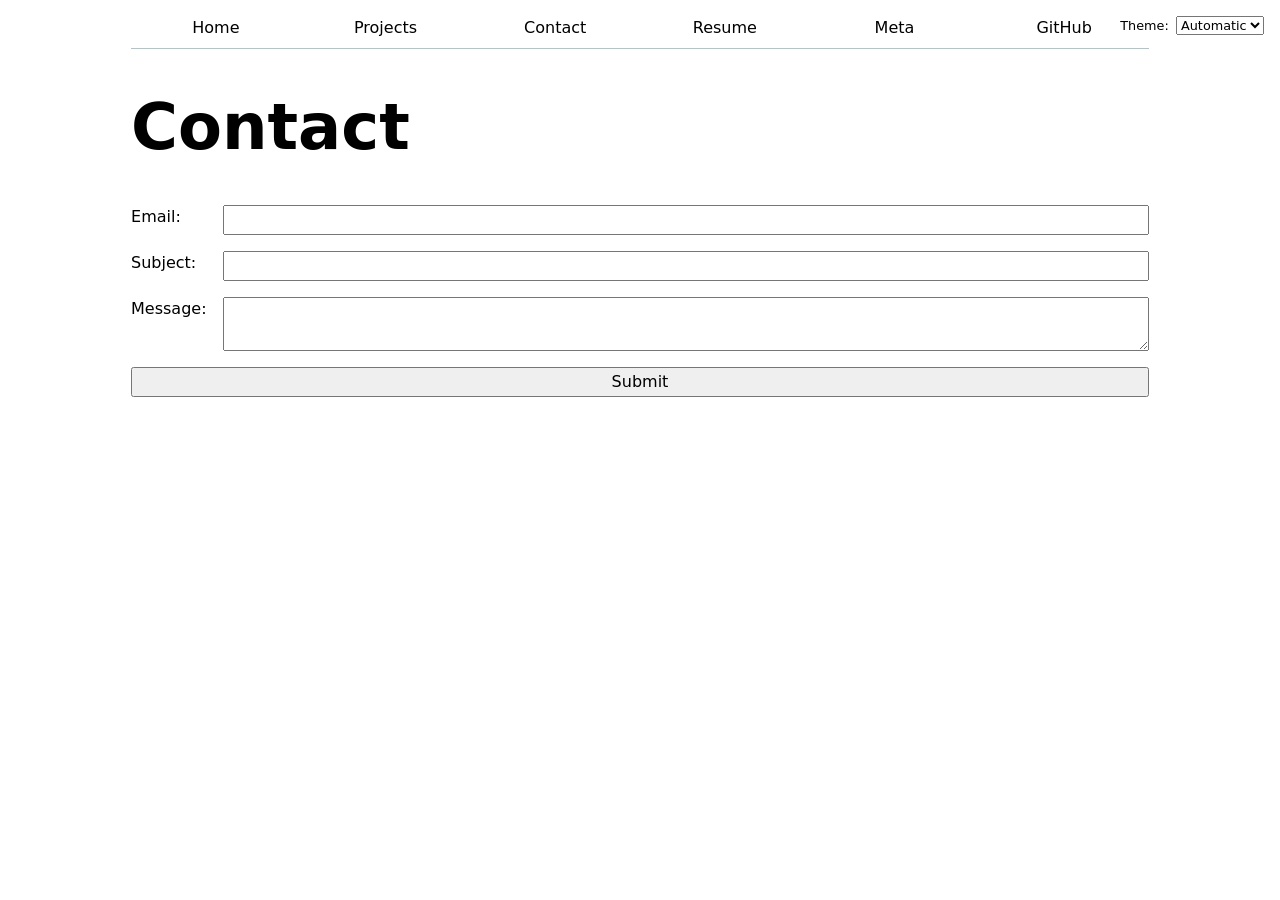
<file: contact/index.html>
<!DOCTYPE html>
<html lang="en">
<head>
    <meta charset="UTF-8">
    <meta name="viewport" content="width=device-width, initial-scale=1.0">
    <title>Contact | Krishna Kanth Kodanganti</title>
    <link rel="stylesheet" href="../style.css">
</head>

<body>
    <h1>Contact</h1>

    <form action="mailto:kkodanganti@ucsd.edu" method="POST" enctype="text/plain">

    <label>
        Email:
        <input type="email" name="email">
    </label>

    <label>
        Subject:
        <input name="subject">
    </label>

    <label>
        Message:
        <textarea name="body"></textarea>
    </label>

    <button>Submit</button>

</form>
<script type="module" src="../global.js"></script>
</body>
</html>
</file>
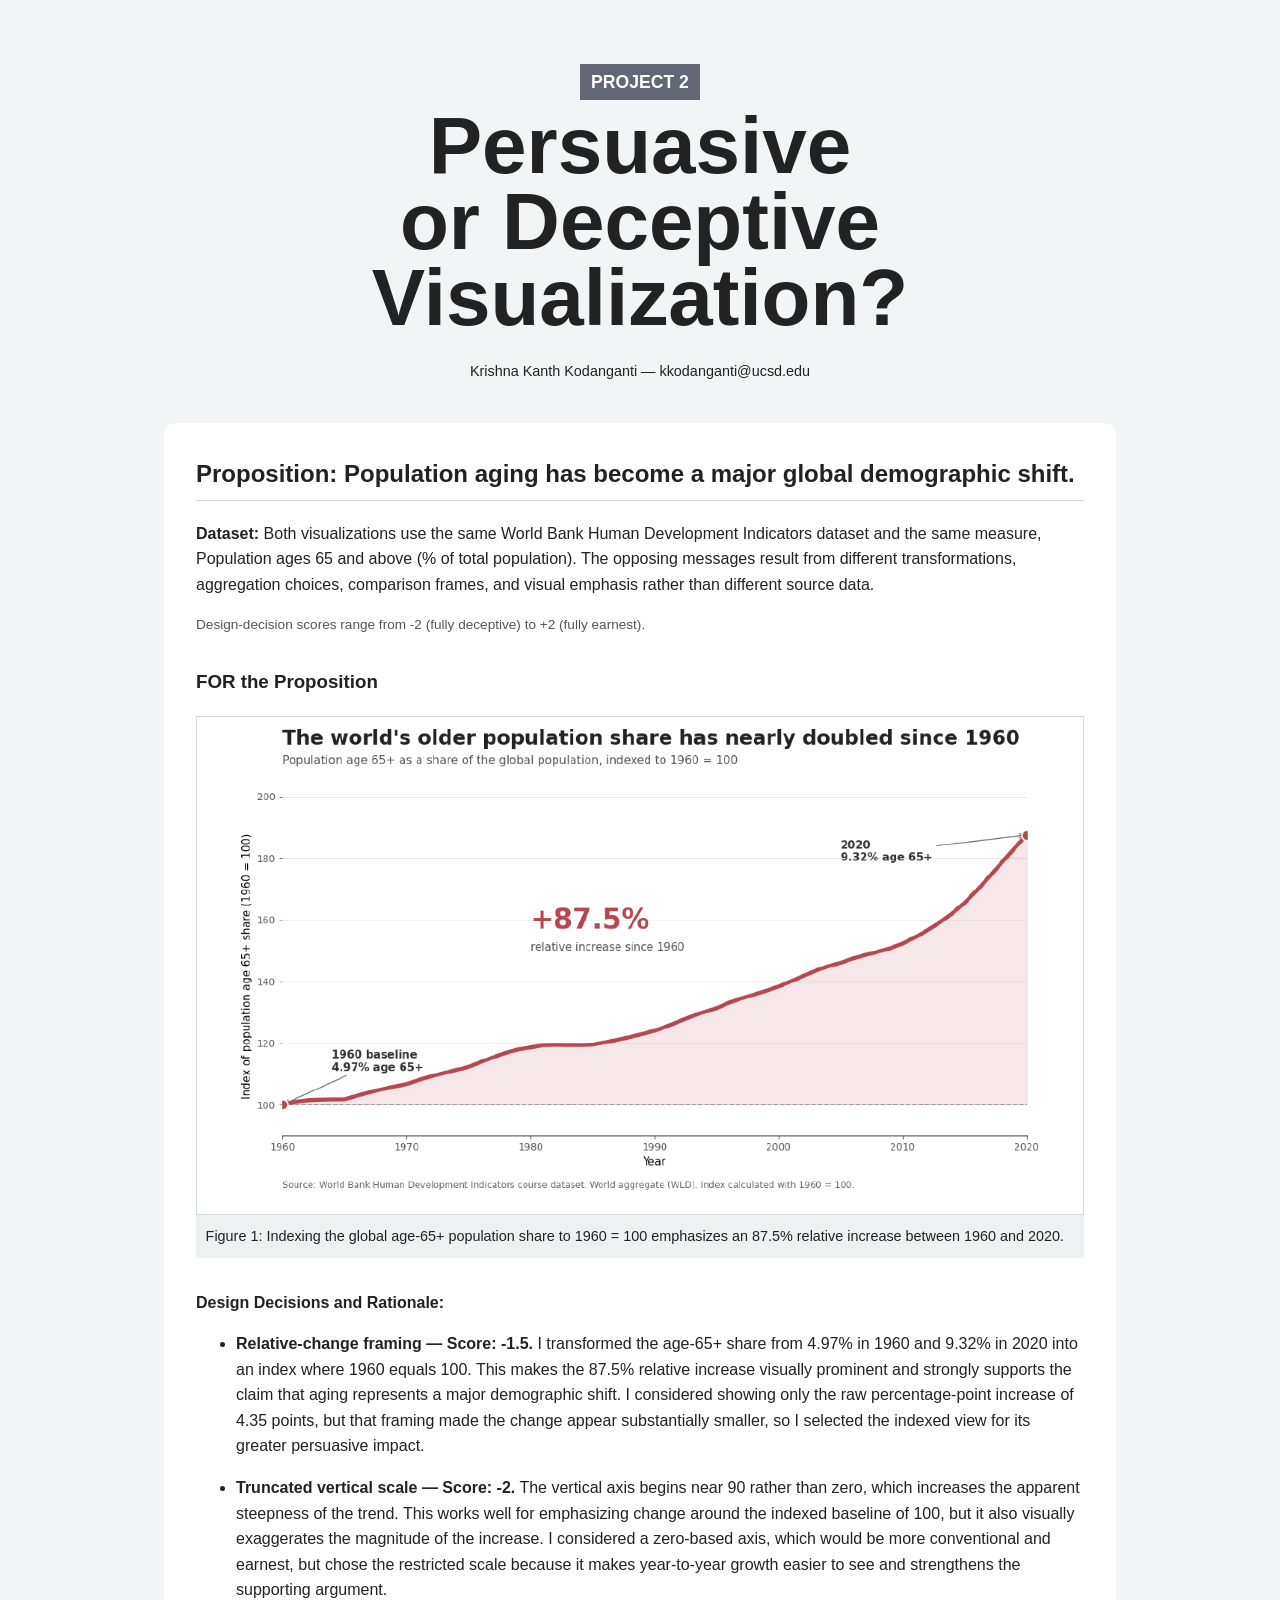
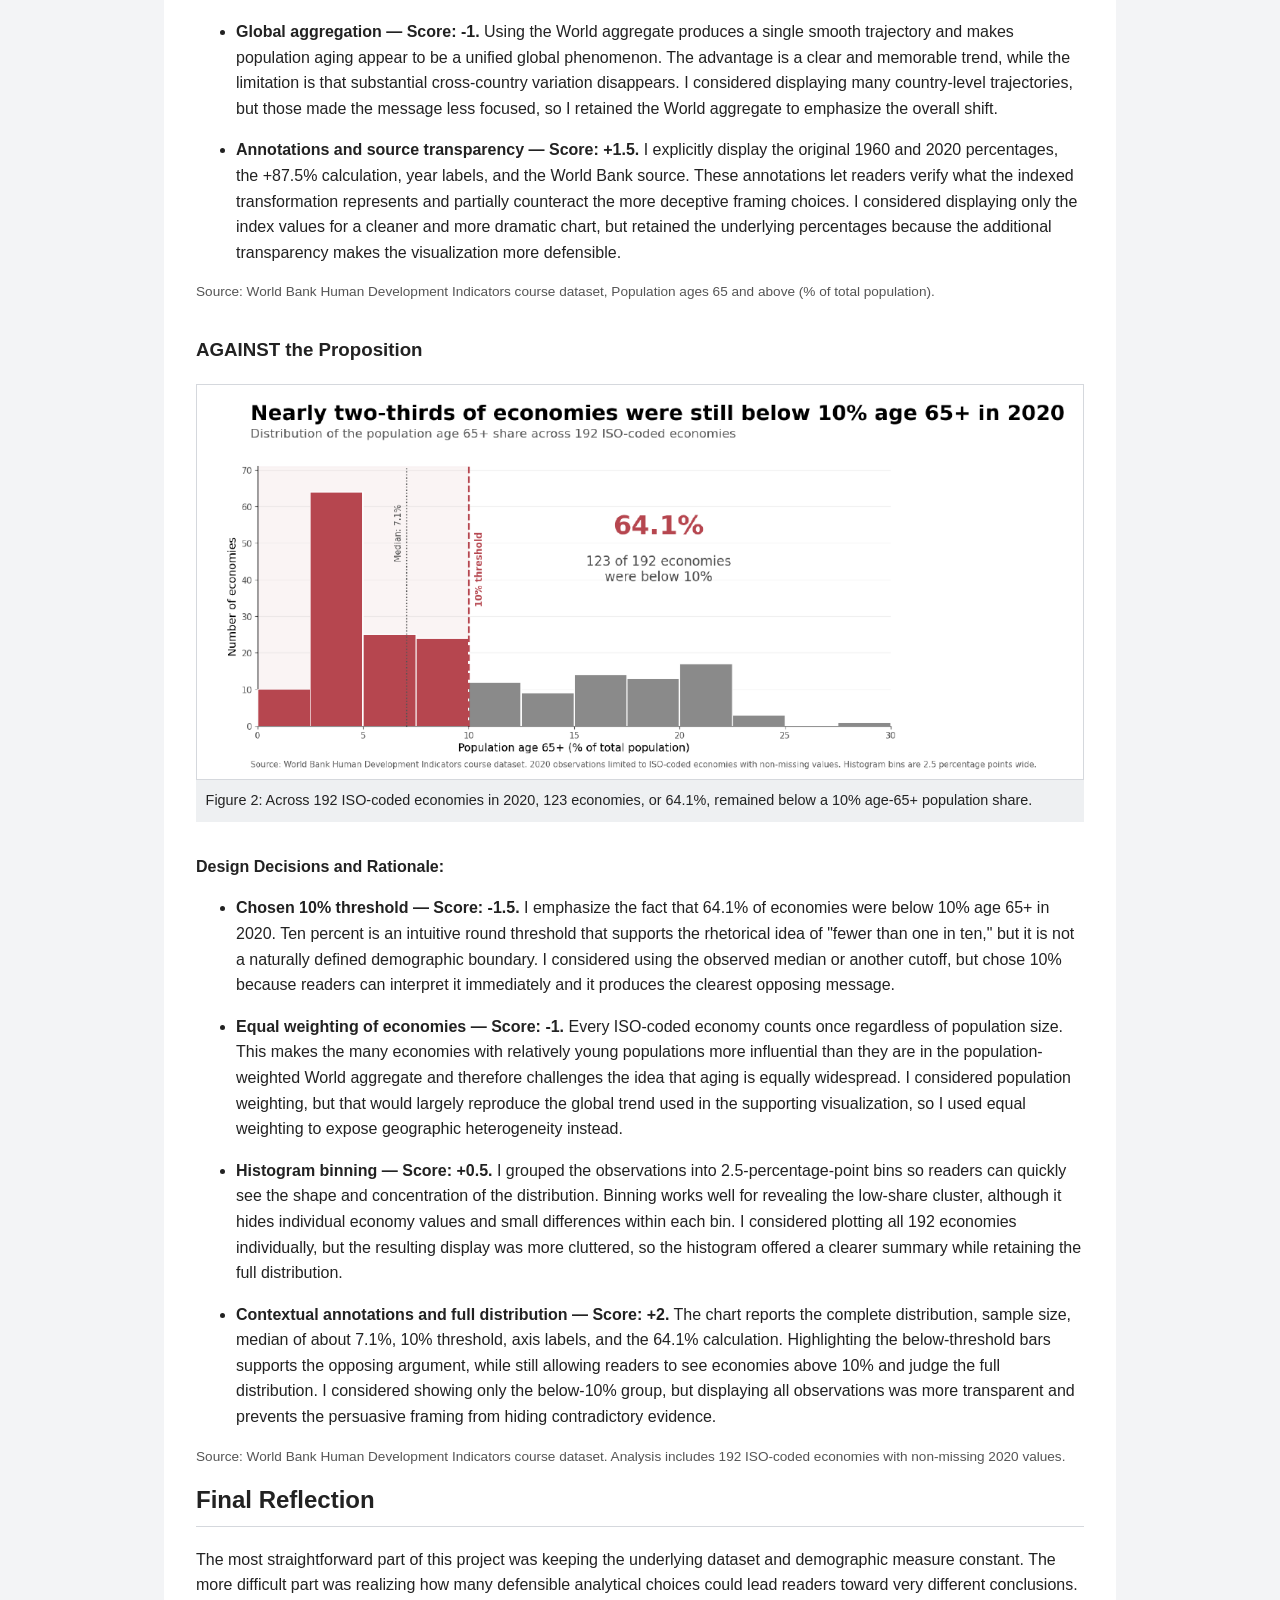
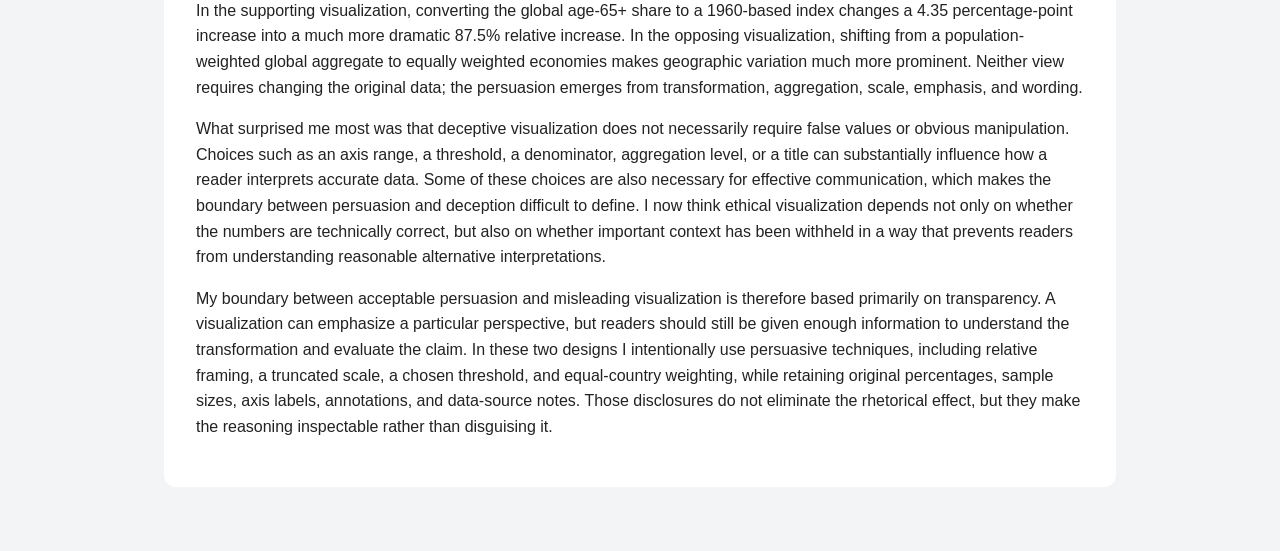
<file: project2/index.html>
<!DOCTYPE html>
<html lang="en">
<head>
    <meta charset="UTF-8">
    <meta name="viewport" content="width=device-width, initial-scale=1.0">

    <title>Project 2: Persuasive or Deceptive Visualization?</title>

    <style>
        * {
            box-sizing: border-box;
        }

        body {
            margin: 0;
            background: #f3f4f6;
            color: #222;
            font-family: Arial, Helvetica, sans-serif;
            line-height: 1.6;
        }

        main {
            max-width: 1000px;
            margin: 0 auto;
            padding: 4rem 1.5rem;
        }

        .assignment-label {
            display: table;
            margin: 0 auto 0.5rem;
            padding: 0.25rem 0.7rem;
            background: #626775;
            color: white;
            font-weight: bold;
            font-size: 1.1rem;
        }

        h1 {
            max-width: 650px;
            margin: 0 auto 1.5rem;
            text-align: center;
            font-size: clamp(2.7rem, 7vw, 5rem);
            line-height: 0.95;
        }

        .author {
            text-align: center;
            font-size: 0.9rem;
            margin-bottom: 2.5rem;
        }

        .report {
            background: white;
            border-radius: 12px;
            padding: 2rem;
        }

        h2 {
            margin-top: 0;
            padding-bottom: 0.4rem;
            border-bottom: 1px solid #d5d8dd;
        }

        h3 {
            margin-top: 2rem;
        }

        figure {
            margin: 1rem 0 2rem;
        }

        figure img {
            width: 100%;
            height: auto;
            display: block;
            border: 1px solid #d5d8dd;
        }

        figcaption {
            margin-top: 0;
            padding: 0.6rem;
            background: #eef0f2;
            font-size: 0.9rem;
        }

        .rationale-title {
            font-weight: bold;
            margin-bottom: 0.5rem;
        }

        .decisions li {
            margin-bottom: 1rem;
        }

        .score {
            font-weight: bold;
        }

        .reflection p {
            margin-bottom: 1rem;
        }

        .source-note {
            font-size: 0.85rem;
            color: #555;
        }

        @media (max-width: 700px) {
            main {
                padding: 2rem 1rem;
            }

            .report {
                padding: 1rem;
            }

            h1 {
                font-size: 3rem;
            }
        }
    </style>
</head>

<body>

<main>

    <div class="assignment-label">PROJECT 2</div>

    <h1>
        Persuasive<br>
        or Deceptive<br>
        Visualization?
    </h1>

    <p class="author">
        Krishna Kanth Kodanganti — kkodanganti@ucsd.edu
    </p>

    <section class="report">

        <h2>
            Proposition: Population aging has become a major global demographic shift.
        </h2>

        <p>
            <strong>Dataset:</strong> Both visualizations use the same World Bank
            Human Development Indicators dataset and the same measure,
            Population ages 65 and above (% of total population). The opposing
            messages result from different transformations, aggregation choices,
            comparison frames, and visual emphasis rather than different source data.
        </p>

        <p class="source-note">
            Design-decision scores range from -2 (fully deceptive) to
            +2 (fully earnest).
        </p>

        <!-- =====================================================
             FOR THE PROPOSITION
        ====================================================== -->

        <h3>FOR the Proposition</h3>

        <figure>
            <img
                src="supporting-aging.png"
                alt="Line chart showing the indexed global population age 65 and older increasing from 100 in 1960 to about 187.5 in 2020."
            >

            <figcaption>
                Figure 1: Indexing the global age-65+ population share to
                1960 = 100 emphasizes an 87.5% relative increase between
                1960 and 2020.
            </figcaption>
        </figure>

        <p class="rationale-title">
            Design Decisions and Rationale:
        </p>

        <ul class="decisions">

            <li>
                <span class="score">Relative-change framing — Score: -1.5.</span>
                I transformed the age-65+ share from 4.97% in 1960 and
                9.32% in 2020 into an index where 1960 equals 100. This
                makes the 87.5% relative increase visually prominent and
                strongly supports the claim that aging represents a major
                demographic shift. I considered showing only the raw
                percentage-point increase of 4.35 points, but that framing
                made the change appear substantially smaller, so I selected
                the indexed view for its greater persuasive impact.
            </li>

            <li>
                <span class="score">Truncated vertical scale — Score: -2.</span>
                The vertical axis begins near 90 rather than zero, which
                increases the apparent steepness of the trend. This works
                well for emphasizing change around the indexed baseline of
                100, but it also visually exaggerates the magnitude of the
                increase. I considered a zero-based axis, which would be
                more conventional and earnest, but chose the restricted
                scale because it makes year-to-year growth easier to see
                and strengthens the supporting argument.
            </li>

            <li>
                <span class="score">Global aggregation — Score: -1.</span>
                Using the World aggregate produces a single smooth
                trajectory and makes population aging appear to be a
                unified global phenomenon. The advantage is a clear and
                memorable trend, while the limitation is that substantial
                cross-country variation disappears. I considered displaying
                many country-level trajectories, but those made the message
                less focused, so I retained the World aggregate to emphasize
                the overall shift.
            </li>

            <li>
                <span class="score">Annotations and source transparency — Score: +1.5.</span>
                I explicitly display the original 1960 and 2020 percentages,
                the +87.5% calculation, year labels, and the World Bank
                source. These annotations let readers verify what the
                indexed transformation represents and partially counteract
                the more deceptive framing choices. I considered displaying
                only the index values for a cleaner and more dramatic chart,
                but retained the underlying percentages because the additional
                transparency makes the visualization more defensible.
            </li>

        </ul>

        <p class="source-note">
            Source: World Bank Human Development Indicators course dataset,
            Population ages 65 and above (% of total population).
        </p>


        <!-- =====================================================
             AGAINST THE PROPOSITION
        ====================================================== -->

        <h3>AGAINST the Proposition</h3>

        <figure>
            <img
                src="opposing-aging.png"
                alt="Histogram showing the distribution of population age 65 and older shares across 192 ISO-coded economies in 2020."
            >

            <figcaption>
                Figure 2: Across 192 ISO-coded economies in 2020,
                123 economies, or 64.1%, remained below a 10% age-65+
                population share.
            </figcaption>
        </figure>

        <p class="rationale-title">
            Design Decisions and Rationale:
        </p>

        <ul class="decisions">

            <li>
                <span class="score">Chosen 10% threshold — Score: -1.5.</span>
                I emphasize the fact that 64.1% of economies were below
                10% age 65+ in 2020. Ten percent is an intuitive round
                threshold that supports the rhetorical idea of "fewer than
                one in ten," but it is not a naturally defined demographic
                boundary. I considered using the observed median or another
                cutoff, but chose 10% because readers can interpret it
                immediately and it produces the clearest opposing message.
            </li>

            <li>
                <span class="score">Equal weighting of economies — Score: -1.</span>
                Every ISO-coded economy counts once regardless of population
                size. This makes the many economies with relatively young
                populations more influential than they are in the
                population-weighted World aggregate and therefore challenges
                the idea that aging is equally widespread. I considered
                population weighting, but that would largely reproduce the
                global trend used in the supporting visualization, so I used
                equal weighting to expose geographic heterogeneity instead.
            </li>

            <li>
                <span class="score">Histogram binning — Score: +0.5.</span>
                I grouped the observations into 2.5-percentage-point bins
                so readers can quickly see the shape and concentration of
                the distribution. Binning works well for revealing the
                low-share cluster, although it hides individual economy
                values and small differences within each bin. I considered
                plotting all 192 economies individually, but the resulting
                display was more cluttered, so the histogram offered a
                clearer summary while retaining the full distribution.
            </li>

            <li>
                <span class="score">Contextual annotations and full distribution — Score: +2.</span>
                The chart reports the complete distribution, sample size,
                median of about 7.1%, 10% threshold, axis labels, and the
                64.1% calculation. Highlighting the below-threshold bars
                supports the opposing argument, while still allowing readers
                to see economies above 10% and judge the full distribution.
                I considered showing only the below-10% group, but displaying
                all observations was more transparent and prevents the
                persuasive framing from hiding contradictory evidence.
            </li>

        </ul>

        <p class="source-note">
            Source: World Bank Human Development Indicators course dataset.
            Analysis includes 192 ISO-coded economies with non-missing
            2020 values.
        </p>


        <!-- =====================================================
             FINAL REFLECTION
        ====================================================== -->

        <div class="reflection">

            <h2>Final Reflection</h2>

            <p>
                The most straightforward part of this project was keeping the
                underlying dataset and demographic measure constant. The more
                difficult part was realizing how many defensible analytical
                choices could lead readers toward very different conclusions.
                In the supporting visualization, converting the global
                age-65+ share to a 1960-based index changes a 4.35
                percentage-point increase into a much more dramatic 87.5%
                relative increase. In the opposing visualization, shifting
                from a population-weighted global aggregate to equally
                weighted economies makes geographic variation much more
                prominent. Neither view requires changing the original data;
                the persuasion emerges from transformation, aggregation,
                scale, emphasis, and wording.
            </p>

            <p>
                What surprised me most was that deceptive visualization does
                not necessarily require false values or obvious manipulation.
                Choices such as an axis range, a threshold, a denominator,
                aggregation level, or a title can substantially influence how
                a reader interprets accurate data. Some of these choices are
                also necessary for effective communication, which makes the
                boundary between persuasion and deception difficult to define.
                I now think ethical visualization depends not only on whether
                the numbers are technically correct, but also on whether
                important context has been withheld in a way that prevents
                readers from understanding reasonable alternative
                interpretations.
            </p>

            <p>
                My boundary between acceptable persuasion and misleading
                visualization is therefore based primarily on transparency.
                A visualization can emphasize a particular perspective, but
                readers should still be given enough information to understand
                the transformation and evaluate the claim. In these two
                designs I intentionally use persuasive techniques, including
                relative framing, a truncated scale, a chosen threshold, and
                equal-country weighting, while retaining original percentages,
                sample sizes, axis labels, annotations, and data-source notes.
                Those disclosures do not eliminate the rhetorical effect, but
                they make the reasoning inspectable rather than disguising it.
            </p>

        </div>

    </section>

</main>

</body>
</html>
</file>
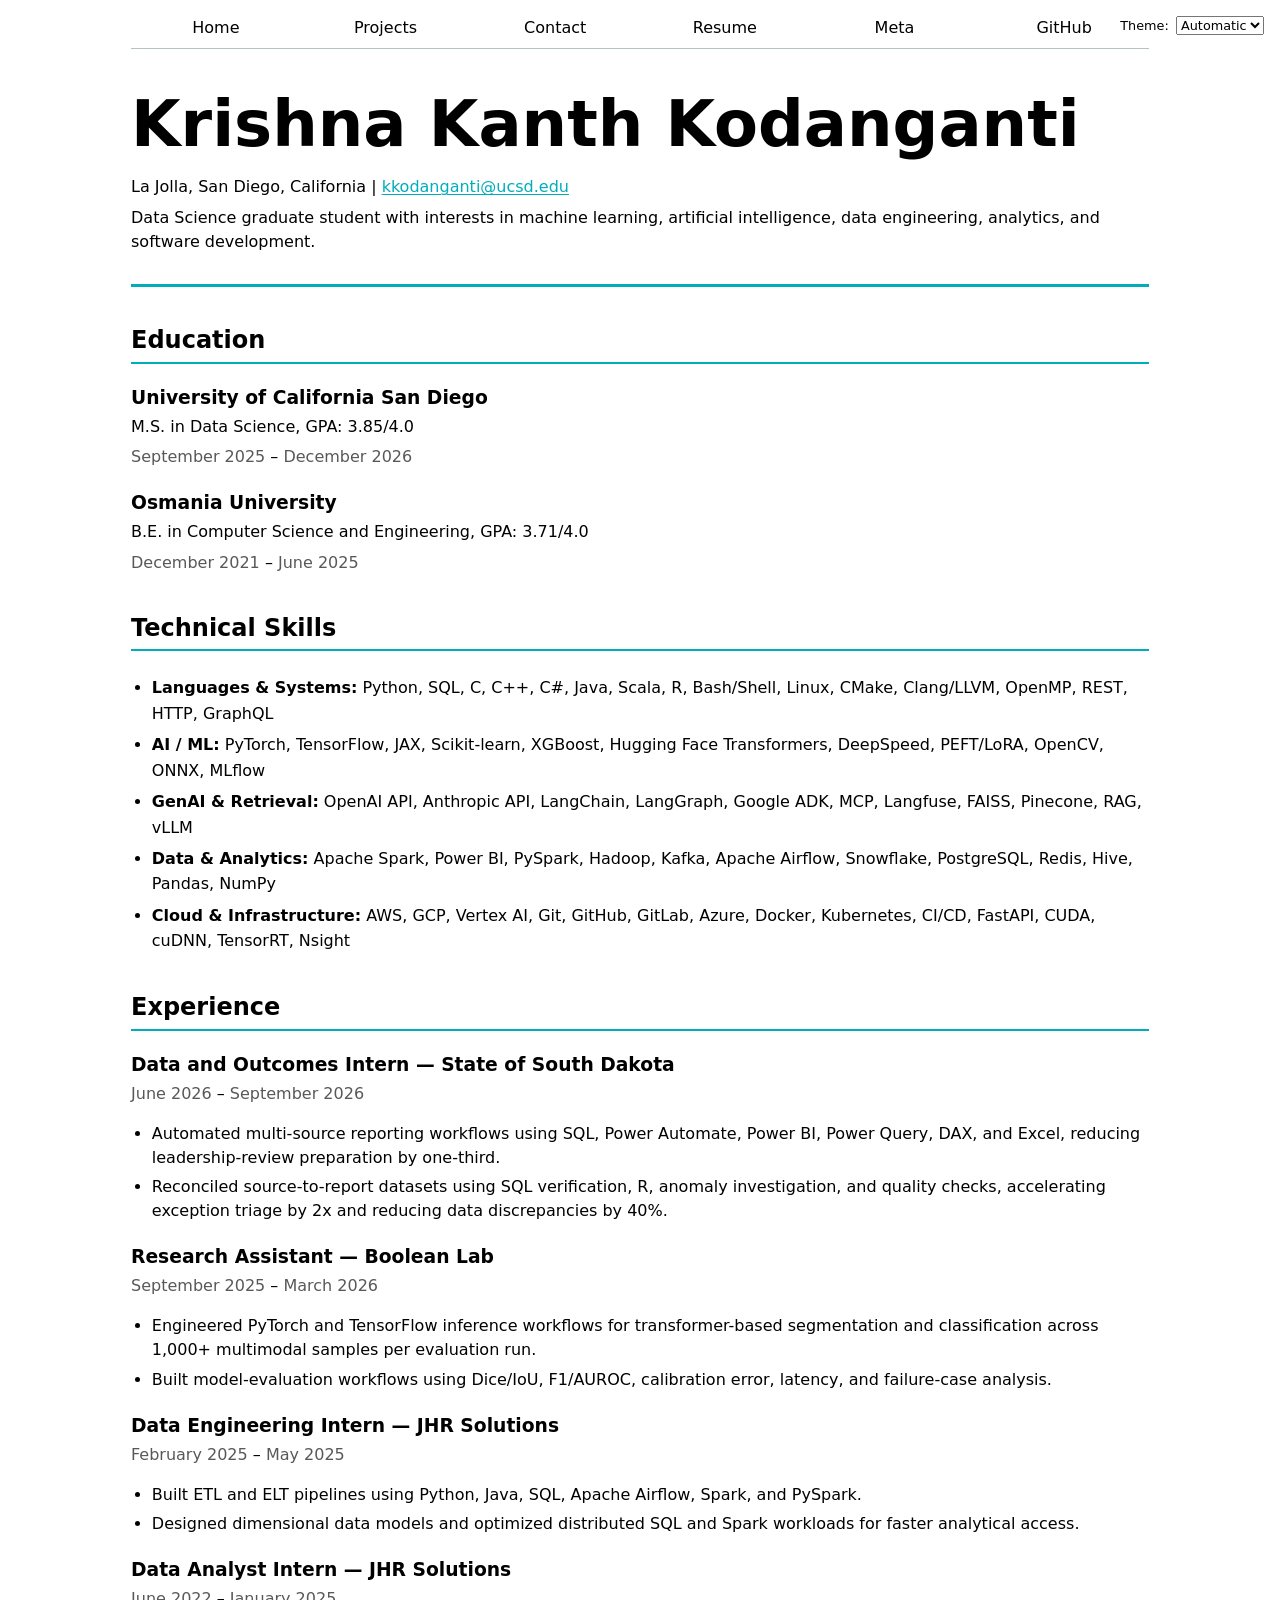
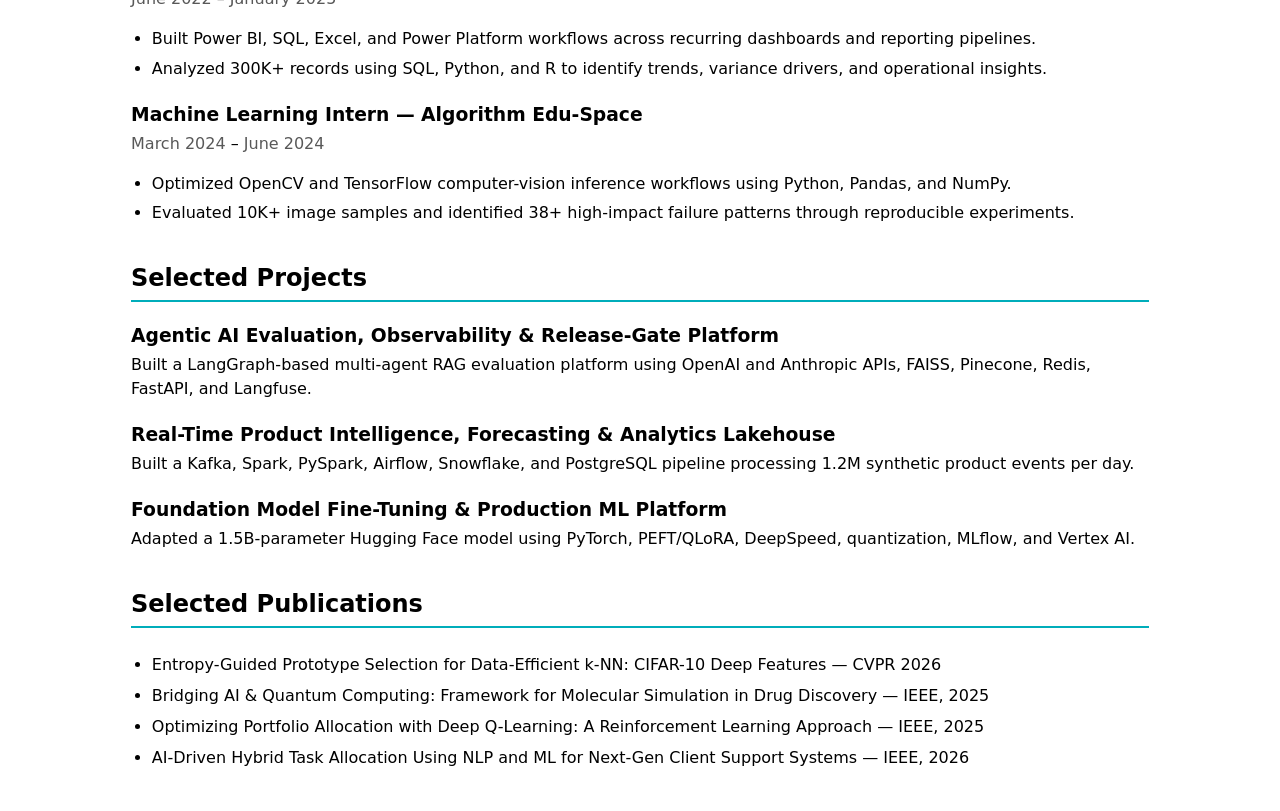
<file: resume/index.html>
<!DOCTYPE html>
<html lang="en">
<head>
    <meta charset="UTF-8">
    <meta name="viewport" content="width=device-width, initial-scale=1.0">
    <title>Resume | Krishna Kanth Kodanganti</title>
    <link rel="stylesheet" href="../style.css">
</head>

<body class="resume-page">
    <header>
        <h1>Krishna Kanth Kodanganti</h1>

        <p>
            La Jolla, San Diego, California |
            <a href="mailto:kkodanganti@ucsd.edu">kkodanganti@ucsd.edu</a>
        </p>

        <p>
            Data Science graduate student with interests in machine learning,
            artificial intelligence, data engineering, analytics, and software development.
        </p>
    </header>

    <section>
        <h2>Education</h2>

        <article>
            <h3>University of California San Diego</h3>
            <p>
                M.S. in Data Science, GPA: 3.85/4.0
            </p>
            <p>
                <time datetime="2025-09">September 2025</time> –
                <time datetime="2026-12">December 2026</time>
            </p>
        </article>

        <article>
            <h3>Osmania University</h3>
            <p>
                B.E. in Computer Science and Engineering, GPA: 3.71/4.0
            </p>
            <p>
                <time datetime="2021-12">December 2021</time> –
                <time datetime="2025-06">June 2025</time>
            </p>
        </article>
    </section>

    <section>
        <h2>Technical Skills</h2>

        <ul>
            <li>
                <strong>Languages & Systems:</strong>
                Python, SQL, C, C++, C#, Java, Scala, R, Bash/Shell, Linux,
                CMake, Clang/LLVM, OpenMP, REST, HTTP, GraphQL
            </li>

            <li>
                <strong>AI / ML:</strong>
                PyTorch, TensorFlow, JAX, Scikit-learn, XGBoost,
                Hugging Face Transformers, DeepSpeed, PEFT/LoRA,
                OpenCV, ONNX, MLflow
            </li>

            <li>
                <strong>GenAI & Retrieval:</strong>
                OpenAI API, Anthropic API, LangChain, LangGraph,
                Google ADK, MCP, Langfuse, FAISS, Pinecone, RAG, vLLM
            </li>

            <li>
                <strong>Data & Analytics:</strong>
                Apache Spark, Power BI, PySpark, Hadoop, Kafka,
                Apache Airflow, Snowflake, PostgreSQL, Redis,
                Hive, Pandas, NumPy
            </li>

            <li>
                <strong>Cloud & Infrastructure:</strong>
                AWS, GCP, Vertex AI, Git, GitHub, GitLab, Azure,
                Docker, Kubernetes, CI/CD, FastAPI, CUDA,
                cuDNN, TensorRT, Nsight
            </li>
        </ul>
    </section>

    <section>
        <h2>Experience</h2>

        <article>
            <h3>Data and Outcomes Intern — State of South Dakota</h3>
            <p>
                <time datetime="2026-06">June 2026</time> –
                <time datetime="2026-09">September 2026</time>
            </p>

            <ul>
                <li>
                    Automated multi-source reporting workflows using SQL,
                    Power Automate, Power BI, Power Query, DAX, and Excel,
                    reducing leadership-review preparation by one-third.
                </li>

                <li>
                    Reconciled source-to-report datasets using SQL verification,
                    R, anomaly investigation, and quality checks, accelerating
                    exception triage by 2x and reducing data discrepancies by 40%.
                </li>
            </ul>
        </article>

        <article>
            <h3>Research Assistant — Boolean Lab</h3>
            <p>
                <time datetime="2025-09">September 2025</time> –
                <time datetime="2026-03">March 2026</time>
            </p>

            <ul>
                <li>
                    Engineered PyTorch and TensorFlow inference workflows for
                    transformer-based segmentation and classification across
                    1,000+ multimodal samples per evaluation run.
                </li>

                <li>
                    Built model-evaluation workflows using Dice/IoU, F1/AUROC,
                    calibration error, latency, and failure-case analysis.
                </li>
            </ul>
        </article>

        <article>
            <h3>Data Engineering Intern — JHR Solutions</h3>
            <p>
                <time datetime="2025-02">February 2025</time> –
                <time datetime="2025-05">May 2025</time>
            </p>

            <ul>
                <li>
                    Built ETL and ELT pipelines using Python, Java, SQL,
                    Apache Airflow, Spark, and PySpark.
                </li>

                <li>
                    Designed dimensional data models and optimized distributed
                    SQL and Spark workloads for faster analytical access.
                </li>
            </ul>
        </article>

        <article>
            <h3>Data Analyst Intern — JHR Solutions</h3>
            <p>
                <time datetime="2022-06">June 2022</time> –
                <time datetime="2025-01">January 2025</time>
            </p>

            <ul>
                <li>
                    Built Power BI, SQL, Excel, and Power Platform workflows
                    across recurring dashboards and reporting pipelines.
                </li>

                <li>
                    Analyzed 300K+ records using SQL, Python, and R to identify
                    trends, variance drivers, and operational insights.
                </li>
            </ul>
        </article>

        <article>
            <h3>Machine Learning Intern — Algorithm Edu-Space</h3>
            <p>
                <time datetime="2024-03">March 2024</time> –
                <time datetime="2024-06">June 2024</time>
            </p>

            <ul>
                <li>
                    Optimized OpenCV and TensorFlow computer-vision inference
                    workflows using Python, Pandas, and NumPy.
                </li>

                <li>
                    Evaluated 10K+ image samples and identified 38+ high-impact
                    failure patterns through reproducible experiments.
                </li>
            </ul>
        </article>
    </section>

    <section>
        <h2>Selected Projects</h2>

        <article>
            <h3>Agentic AI Evaluation, Observability & Release-Gate Platform</h3>
            <p>
                Built a LangGraph-based multi-agent RAG evaluation platform using
                OpenAI and Anthropic APIs, FAISS, Pinecone, Redis, FastAPI,
                and Langfuse.
            </p>
        </article>

        <article>
            <h3>Real-Time Product Intelligence, Forecasting & Analytics Lakehouse</h3>
            <p>
                Built a Kafka, Spark, PySpark, Airflow, Snowflake, and PostgreSQL
                pipeline processing 1.2M synthetic product events per day.
            </p>
        </article>

        <article>
            <h3>Foundation Model Fine-Tuning & Production ML Platform</h3>
            <p>
                Adapted a 1.5B-parameter Hugging Face model using PyTorch,
                PEFT/QLoRA, DeepSpeed, quantization, MLflow, and Vertex AI.
            </p>
        </article>
    </section>

    <section>
        <h2>Selected Publications</h2>

        <ul>
            <li>
                Entropy-Guided Prototype Selection for Data-Efficient k-NN:
                CIFAR-10 Deep Features — CVPR 2026
            </li>

            <li>
                Bridging AI & Quantum Computing: Framework for Molecular
                Simulation in Drug Discovery — IEEE, 2025
            </li>

            <li>
                Optimizing Portfolio Allocation with Deep Q-Learning:
                A Reinforcement Learning Approach — IEEE, 2025
            </li>

            <li>
                AI-Driven Hybrid Task Allocation Using NLP and ML for
                Next-Gen Client Support Systems — IEEE, 2026
            </li>
        </ul>
    </section>
    <script type="module" src="../global.js"></script>    
</body>
</html>
</file>
<file: style.css>
/* =========================================================
   Global Theme
========================================================= */

html {
    --color-accent: oklch(65% 0.18 200);
    accent-color: var(--color-accent);

    color-scheme: light dark;
}


/* =========================================================
   Global Page Layout
========================================================= */

body {
    font: 100%/1.5 system-ui;

    max-width: 100ch;
    margin-inline: auto;
    padding-inline: 1em;
}


/* =========================================================
   Images
========================================================= */

img {
    max-width: 100%;
    height: auto;
}


/* =========================================================
   Navigation
========================================================= */

nav {
    --border-color: oklch(50% 10% 200 / 40%);

    display: flex;
    flex-wrap: wrap;
    margin-bottom: 1em;
    border-bottom: 1px solid var(--border-color);
}

.color-scheme {
    position: absolute;
    top: 1rem;
    right: 1rem;
    font-size: 80%;
}

.color-scheme select {
    margin-left: 0.25em;
}

nav a {
    flex: 1;

    min-width: 7em;

    text-decoration: none;
    color: inherit;
    text-align: center;

    padding: 0.5em;
}


/* Current Page */

nav a.current {
    border-bottom: 0.4em solid var(--border-color);
    padding-bottom: 0.1em;
}


/* Hover Effect */

nav a:hover {
    border-bottom:
        0.4em solid var(--color-accent);

    padding-bottom: 0.1em;
}


/* =========================================================
   Contact Form
========================================================= */

input, textarea, button, select {
    font: inherit;
}

form {
    display: grid;

    grid-template-columns:
        auto 1fr;

    gap: 1em;
}

form label {
    display: grid;

    grid-template-columns:
        subgrid;

    grid-column:
        1 / -1;
}

form button {
    grid-column:
        1 / -1;
}


/* =========================================================
   Projects Page
========================================================= */

.projects {
    display: grid;

    grid-template-columns:
        repeat(
            auto-fill,
            minmax(15em, 1fr)
        );

    gap: 1em;
}


/* ---------------------------------------------------------
   Project Card Alignment With Subgrid

   Each article contains exactly three direct children:
   1. h2
   2. img
   3. .project-details
--------------------------------------------------------- */

.projects article {
    display: grid;

    grid-template-rows:
        subgrid;

    grid-row:
        span 3;

    gap: 1em;
}

.projects article h2 {
    margin: 0;
}

.projects article > img {
    width: 100%;
}

.project-details {
    align-self: start;
}

.project-details > :first-child {
    margin-top: 0;
}


/* =========================================================
   Heading Hierarchy
========================================================= */

h1 {
    font-size: 400%;
}

h1,
h2,
h3,
h4,
h5,
h6 {
    line-height: 1.1;
    text-wrap: balance;
}


/* =========================================================
   Resume / CV Page
========================================================= */


/* Resume Header */

.resume-page > header {
    padding-block:
        1.5em;

    margin-bottom:
        2em;

    border-bottom:
        3px solid var(--color-accent);
}

.resume-page > header h1 {
    margin-block:
        0 0.25em;
}

.resume-page > header p {
    margin-block:
        0.4em;
}


/* Resume Sections */

.resume-page > section {
    margin-block:
        2.5em;
}


/* Resume Section Titles */

.resume-page > section > h2 {
    padding-bottom:
        0.35em;

    margin-bottom:
        1em;

    border-bottom:
        2px solid var(--color-accent);
}


/* Resume Articles */

.resume-page article {
    margin-block:
        1.5em;
}

.resume-page article h3 {
    margin-bottom:
        0.25em;
}

.resume-page article p {
    margin-block:
        0.4em;
}


/* Resume Lists */

.resume-page ul {
    padding-left:
        1.3em;
}

.resume-page li {
    margin-block:
        0.35em;
}


/* Technical Skills */

.resume-page section > ul li {
    line-height:
        1.6;
}


/* Resume Links */

.resume-page a:not(nav a) {
    color:
        var(--color-accent);

    text-decoration-thickness:
        0.08em;

    text-underline-offset:
        0.15em;
}


/* Resume Dates */

.resume-page time {
    color: inherit;
    opacity: 0.65;
}

/* =========================================================
   GitHub Profile Stats
========================================================= */

#profile-stats dl {
    display: grid;
    grid-template-columns: repeat(4, 1fr);
    gap: 1em;
    margin-block: 1em 2em;
}

#profile-stats dt {
    grid-row: 1;
    font-size: 0.85em;
    font-weight: bold;
}

#profile-stats dd {
    grid-row: 2;
    margin: 0;
    font-size: 2em;
}
/* =========================================================
   Responsive Design
========================================================= */

@media (max-width: 600px) {

    body {
        padding-inline:
            0.8em;
    }


    /* Navigation wraps gracefully */

    nav a {
        min-width:
            40%;
    }


    /* Smaller main headings */

    h1 {
        font-size:
            250%;
    }


    /* Resume Header */

    .resume-page > header {
        padding-block:
            1em;
    }


    /* Resume Section Spacing */

    .resume-page > section {
        margin-block:
            1.75em;
    }


    /* Contact Form Stacks Vertically */

    form {
        grid-template-columns:
            1fr;
    }

    form label {
        grid-template-columns:
            1fr;

        grid-column:
            1;
    }

    form button {
        grid-column:
            1;
    }
    #profile-stats dl {
    grid-template-columns: repeat(2, 1fr);
    }

    #profile-stats dt,
    #profile-stats dd {
    grid-row: auto;
    }
}
#projects-pie-plot {
    max-width: 20em;
    margin-block: 2em;
    overflow: visible;
}
.legend {
    display: grid;
    grid-template-columns: repeat(auto-fill, minmax(9em, 1fr));
    gap: 1em;
    list-style: none;
    padding: 1em;
    margin-block: 1em 2em;
    border: 1px solid #ccc;
}

.legend-item {
    display: flex;
    align-items: center;
    gap: 0.5em;
}

.swatch {
    display: inline-block;
    width: 1em;
    aspect-ratio: 1 / 1;
    background-color: var(--color);
    border-radius: 0.2em;
}
.projects-chart-container {
    display: flex;
    align-items: center;
    gap: 2em;
    margin-block: 2em;
}

.projects-chart-container .legend {
    flex: 1;
}

#projects-pie-plot {
    flex-shrink: 0;
}
/* ==================================================
   LAB 5: PROJECTS VISUALIZATION
================================================== */


/* --------------------------------------------------
   Project year
-------------------------------------------------- */

.project-year {
    font-family: Baskerville, Georgia, serif;
    font-variant-numeric: oldstyle-nums;
}


/* --------------------------------------------------
   Pie chart + legend layout
-------------------------------------------------- */

.projects-chart-container {
    display: flex;
    align-items: center;
    gap: 2em;
    flex-wrap: wrap;
    margin-block: 2em;
}


#projects-pie-plot {
    width: 100%;
    max-width: 20em;
    flex-shrink: 0;
    overflow: visible;
}


/* --------------------------------------------------
   Pie chart interaction
-------------------------------------------------- */

#projects-pie-plot path {
    cursor: pointer;
    transition: 300ms;
}


#projects-pie-plot:has(path:hover)
path:not(:hover) {
    opacity: 0.5;
}


/* --------------------------------------------------
   Selected pie slice / legend item
-------------------------------------------------- */

.selected {
    --color: oklch(60% 45% 0) !important;
}


#projects-pie-plot path.selected {
    fill: var(--color);
}


.legend-item.selected {
    font-weight: 700;
}


/* --------------------------------------------------
   Legend
-------------------------------------------------- */

.legend {
    flex: 1;

    display: grid;

    grid-template-columns:
        repeat(
            auto-fill,
            minmax(9em, 1fr)
        );

    gap: 1em;

    list-style: none;

    padding: 1em;

    margin: 0;

    border: 1px solid #ccc;

    border-radius: 0.5em;
}


.legend-item {
    display: flex;
    align-items: center;

    gap: 0.5em;

    cursor: pointer;
}


.swatch {
    display: inline-block;

    width: 1em;

    aspect-ratio: 1 / 1;

    background-color: var(--color);

    border-radius: 0.2em;

    flex-shrink: 0;
}


/* --------------------------------------------------
   Search field
-------------------------------------------------- */

.searchBar {
    width: 100%;

    box-sizing: border-box;

    padding: 0.75em 1em;

    margin-bottom: 2em;

    font: inherit;

    border: 1px solid #bbb;

    border-radius: 0.4em;
}


.searchBar:focus {
    outline: 2px solid currentColor;
    outline-offset: 2px;
}


/* --------------------------------------------------
   Keyboard focus for interactive visualization
-------------------------------------------------- */

#projects-pie-plot path:focus,
.legend-item:focus {
    outline: 2px solid currentColor;
    outline-offset: 2px;
}


/* --------------------------------------------------
   Responsive layout
-------------------------------------------------- */

@media (max-width: 700px) {

    .projects-chart-container {
        flex-direction: column;
        align-items: stretch;
    }


    #projects-pie-plot {
        margin-inline: auto;
    }

}

/* ==================================================
   LAB 6: CODE META-ANALYSIS
================================================== */

.meta-page {
    display: grid;
    gap: 2rem;
}


.meta-section {
    padding: 1.5rem;

    border:
        1px solid
        color-mix(
            in srgb,
            currentColor 18%,
            transparent
        );

    border-radius: 0.75rem;
}


.meta-section > p {
    max-width: 75ch;
}


.meta-instructions {
    color:
        color-mix(
            in srgb,
            currentColor 70%,
            transparent
        );
}


/* ==================================================
   SUMMARY STATS
================================================== */

.meta-stats {
    display: grid;

    grid-template-columns:
        repeat(
            auto-fit,
            minmax(9rem, 1fr)
        );

    gap: 1rem;

    margin-top: 1rem;
}


.meta-stats dt {
    color:
        color-mix(
            in srgb,
            currentColor 65%,
            transparent
        );

    font-size: 0.75rem;

    font-weight: 700;

    text-transform: uppercase;

    letter-spacing: 0.04em;
}


.meta-stats dd {
    margin: 0;

    font-size: 1.25rem;

    font-weight: 700;

    overflow-wrap: anywhere;
}


/* ==================================================
   SCATTERPLOT
================================================== */

#chart {
    width: 100%;

    margin-top: 1.5rem;
}


#chart svg {
    display: block;

    width: 100%;

    height: auto;
}


#chart .meta-axis text {
    fill: currentColor;
}


#chart .meta-axis path,
#chart .meta-axis line {
    stroke: currentColor;

    stroke-opacity: 0.5;
}


#chart .gridlines .domain {
    display: none;
}


#chart .gridlines line {
    stroke: currentColor;

    stroke-opacity: 0.12;
}


.meta-axis-label {
    fill: currentColor;

    font-size: 14px;

    font-weight: 700;
}


/* ==================================================
   DOT INTERACTION
================================================== */

#chart circle {
    transition:
        transform 200ms,
        fill 200ms,
        fill-opacity 200ms;

    transform-origin: center;

    transform-box: fill-box;

    cursor: pointer;
}


#chart circle:hover {
    transform:
        scale(1.5);
}


#chart circle.selected {
    fill: #ff6b6b;

    fill-opacity: 1 !important;
}


/* ==================================================
   TOOLTIP
================================================== */

dl.info {
    display: grid;

    grid-template-columns:
        auto 1fr;

    gap:
        0.35rem
        0.75rem;

    margin: 0;

    transition-duration:
        250ms;

    transition-property:
        opacity,
        visibility;
}


dl.info dt {
    color: #667085;

    font-weight: 600;
}


dl.info dd {
    margin: 0;

    font-weight: 700;
}


dl.info[hidden]:not(
    :hover,
    :focus-within
) {
    opacity: 0;

    visibility: hidden;
}


#commit-tooltip {
    position: fixed;

    z-index: 1000;

    max-width: 22rem;

    padding: 1rem;

    border:
        1px solid
        rgba(
            0,
            0,
            0,
            0.14
        );

    border-radius: 0.65rem;

    background:
        rgba(
            255,
            255,
            255,
            0.96
        );

    color: #172033;

    box-shadow:
        0 10px 30px
        rgba(
            0,
            0,
            0,
            0.16
        );

    backdrop-filter:
        blur(8px);

    pointer-events: none;
}


/* ==================================================
   BRUSH
================================================== */

@keyframes marching-ants {

    to {
        stroke-dashoffset: -8;
    }

}


#chart .selection {
    fill-opacity: 0.1;

    stroke: currentColor;

    stroke-opacity: 0.7;

    stroke-dasharray:
        5 3;

    animation:
        marching-ants
        2s
        linear
        infinite;
}


/* ==================================================
   SELECTION RESULTS
================================================== */

#selection-count {
    margin-top: 1rem;

    font-weight: 700;
}


#language-breakdown {
    display: grid;

    grid-template-columns:
        max-content
        1fr;

    gap:
        0.35rem
        1rem;

    margin-top: 1rem;
}


#language-breakdown dt {
    color:
        color-mix(
            in srgb,
            currentColor 65%,
            transparent
        );

    font-weight: 700;
}


#language-breakdown dd {
    margin: 0;
}


/* ==================================================
   LAB 6 RESPONSIVE
================================================== */

@media (max-width: 700px) {

    .meta-section {
        padding: 1rem;
    }


    .meta-stats {
        grid-template-columns:
            repeat(
                2,
                minmax(0, 1fr)
            );
    }


    #language-breakdown {
        grid-template-columns:
            1fr;
    }

}

/* =========================================================
   LAB 8 — ANIMATION
   ========================================================= */

.commit-filter {
  margin-block: 1rem 2rem;
}

.commit-filter label {
  display: flex;
  align-items: baseline;
  gap: 1rem;
  width: 100%;
}

#commit-progress {
  flex: 1;
}

#commit-time {
  margin-left: auto;
  white-space: nowrap;
}

#chart circle {
  transition:
    cx 200ms ease,
    cy 200ms ease,
    r 200ms ease,
    fill-opacity 200ms ease;
}

@starting-style {
  #chart circle {
    r: 0;
  }
}

/* =========================================================
   LAB 8 — SCROLLYTELLING FINAL LAYOUT
   ========================================================= */

#scrolly-1 {
    position: relative;
    display: grid;
    grid-template-columns: minmax(240px, 0.8fr) minmax(500px, 1.6fr);
    gap: 2rem;
    align-items: start;
    width: 100%;
}

#scatter-story {
    grid-column: 1;
    min-width: 0;
}

#scatter-plot {
    grid-column: 2;
    position: sticky;
    top: 1rem;
    align-self: start;
    min-width: 0;
}

#scatter-plot #chart {
    width: 100%;
}

#scatter-plot svg {
    display: block;
    width: 100%;
    height: auto;
}

#scatter-story .step {
    min-height: 70vh;
    padding: 1rem 0 4rem;
    opacity: 0.35;
    transition: opacity 200ms ease;
}

#scatter-story .step.is-active {
    opacity: 1;
}

#scatter-story .step p {
    max-width: 38ch;
}


/* =========================================================
   LAB 8 — TIME FILTER
   ========================================================= */

.commit-filter {
    margin-block: 1.25rem 2rem;
}

.commit-filter label {
    display: flex;
    align-items: center;
    gap: 1rem;
    width: 100%;
}

#commit-progress {
    flex: 1;
    min-width: 160px;
}

#commit-max-time {
    margin-left: auto;
    white-space: nowrap;
}


/* =========================================================
   LAB 8 — ANIMATED DOTS
   ========================================================= */

#chart circle {
    transition:
        cx 200ms ease,
        cy 200ms ease,
        r 200ms ease,
        fill-opacity 200ms ease;
}

@starting-style {
    #chart circle {
        r: 0;
    }
}


/* =========================================================
   LAB 8 — FILE UNIT VISUALIZATION
   ========================================================= */

.file-evolution {
    margin-top: 4rem;
}

#files {
    display: grid;
    grid-template-columns: minmax(180px, 1fr) 3fr;
    gap: 0.75rem 1rem;
}

#files > .file-row {
    grid-column: 1 / -1;
    display: grid;
    grid-template-columns: subgrid;
    padding-block: 0.75rem;
    border-bottom: 1px solid color-mix(
        in oklch,
        currentColor 15%,
        transparent
    );
}

#files dt {
    grid-column: 1;
}

#files dt code {
    overflow-wrap: anywhere;
}

#files dt small {
    display: block;
    margin-top: 0.25rem;
    opacity: 0.6;
}

#files dd {
    grid-column: 2;
    display: flex;
    flex-wrap: wrap;
    align-items: flex-start;
    align-content: flex-start;
    gap: 0.16em;
    margin: 0;
    padding-top: 0.3em;
}

.loc {
    display: block;
    width: 0.5em;
    aspect-ratio: 1;
    border-radius: 50%;
    background: var(--color, steelblue);
}


/* =========================================================
   LAB 8 — RESPONSIVE
   ========================================================= */

@media (max-width: 850px) {

    #scrolly-1 {
        grid-template-columns: 1fr;
    }

    #scatter-story,
    #scatter-plot {
        grid-column: 1;
    }

    #scatter-plot {
        position: relative;
        top: auto;
    }

    #scatter-story .step {
        min-height: auto;
        padding-bottom: 3rem;
    }

    #files {
        grid-template-columns: 1fr;
    }

    #files > .file-row {
        grid-template-columns: 1fr;
    }

    #files dt,
    #files dd {
        grid-column: 1;
    }
}
</file>
